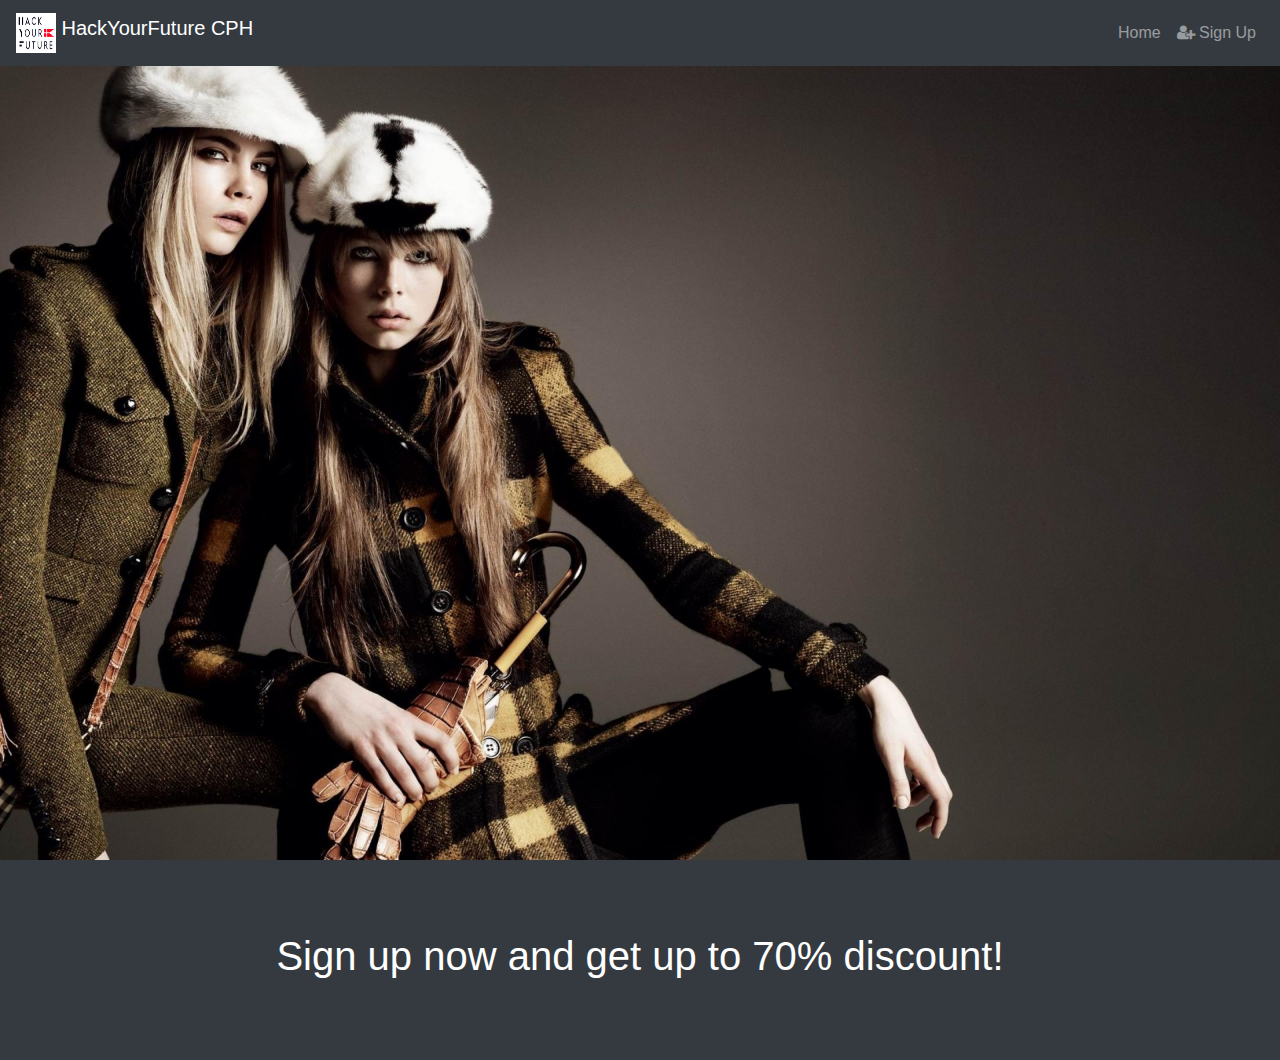
<file: index.html>
<!DOCTYPE html>
<html lang="en">
  <head>
    <!-- Required meta tags -->
    <meta charset="utf-8">
    <meta name="viewport" content="width=device-width, initial-scale=1, shrink-to-fit=no">

    <!-- Bootstrap CSS -->
    <link rel="stylesheet" href="https://maxcdn.bootstrapcdn.com/bootstrap/4.0.0/css/bootstrap.min.css" integrity="sha384-Gn5384xqQ1aoWXA+058RXPxPg6fy4IWvTNh0E263XmFcJlSAwiGgFAW/dAiS6JXm" crossorigin="anonymous">
    <link rel="stylesheet" href="https://cdnjs.cloudflare.com/ajax/libs/font-awesome/4.7.0/css/font-awesome.min.css">
    <link rel="stylesheet" href="css/style.css">
    <title>Homework Week 3</title>
  </head>

<body>
<header>
  <nav class="navbar navbar-expand-sm bg-dark navbar-dark fixed-top">
    <a class="navbar-brand" href="index.html"><img src="img/hackyourfuture.png" width="40" height="40" class="d-inline-block align-top" alt="hack your future logo"> HackYourFuture CPH</a>
    <button class="navbar-toggler" type="button" data-toggle="collapse" data-target="#navbarSupportedContent" aria-controls="navbarSupportedContent" aria-expanded="false" aria-label="Toggle navigation">
     <span class="navbar-toggler-icon"></span>
  </button>
  <div class="collapse navbar-collapse justify-content-end" id="navbarSupportedContent">
    <ul class="navbar-nav justify-content-end">
      <li class="nav-item">
        <a class="nav-link" href="index.html">Home</a>
      </li>
      <li class="nav-item">
        <a class="nav-link" href="step1.html"><i class="fa fa-user-plus"></i> Sign Up</a>
      </li>
    </ul>
  </div>
</nav>
</header>

<div class="container-fluid p-0">
  <img class="img-fluid" src="img/banner.jpg" alt="picture of two girl models">
</div>

<footer class="jumbotron jumbotron-fluid text-center bg-dark sticky-bottom text-white mb-0">
  <a href="step1.html" class="nav-link"><h1>Sign up now and get up to 70% discount!</h1></a>
</footer>

  <!-- Optional JavaScript -->
  <!-- jQuery first, then Popper.js, then Bootstrap JS -->
  <script src="https://code.jquery.com/jquery-3.2.1.slim.min.js" integrity="sha384-KJ3o2DKtIkvYIK3UENzmM7KCkRr/rE9/Qpg6aAZGJwFDMVNA/GpGFF93hXpG5KkN" crossorigin="anonymous"></script>
  <script src="https://cdnjs.cloudflare.com/ajax/libs/popper.js/1.12.9/umd/popper.min.js" integrity="sha384-ApNbgh9B+Y1QKtv3Rn7W3mgPxhU9K/ScQsAP7hUibX39j7fakFPskvXusvfa0b4Q" crossorigin="anonymous"></script>
  <script src="https://maxcdn.bootstrapcdn.com/bootstrap/4.0.0/js/bootstrap.min.js" integrity="sha384-JZR6Spejh4U02d8jOt6vLEHfe/JQGiRRSQQxSfFWpi1MquVdAyjUar5+76PVCmYl" crossorigin="anonymous"></script>


</body>
</html>
</file>
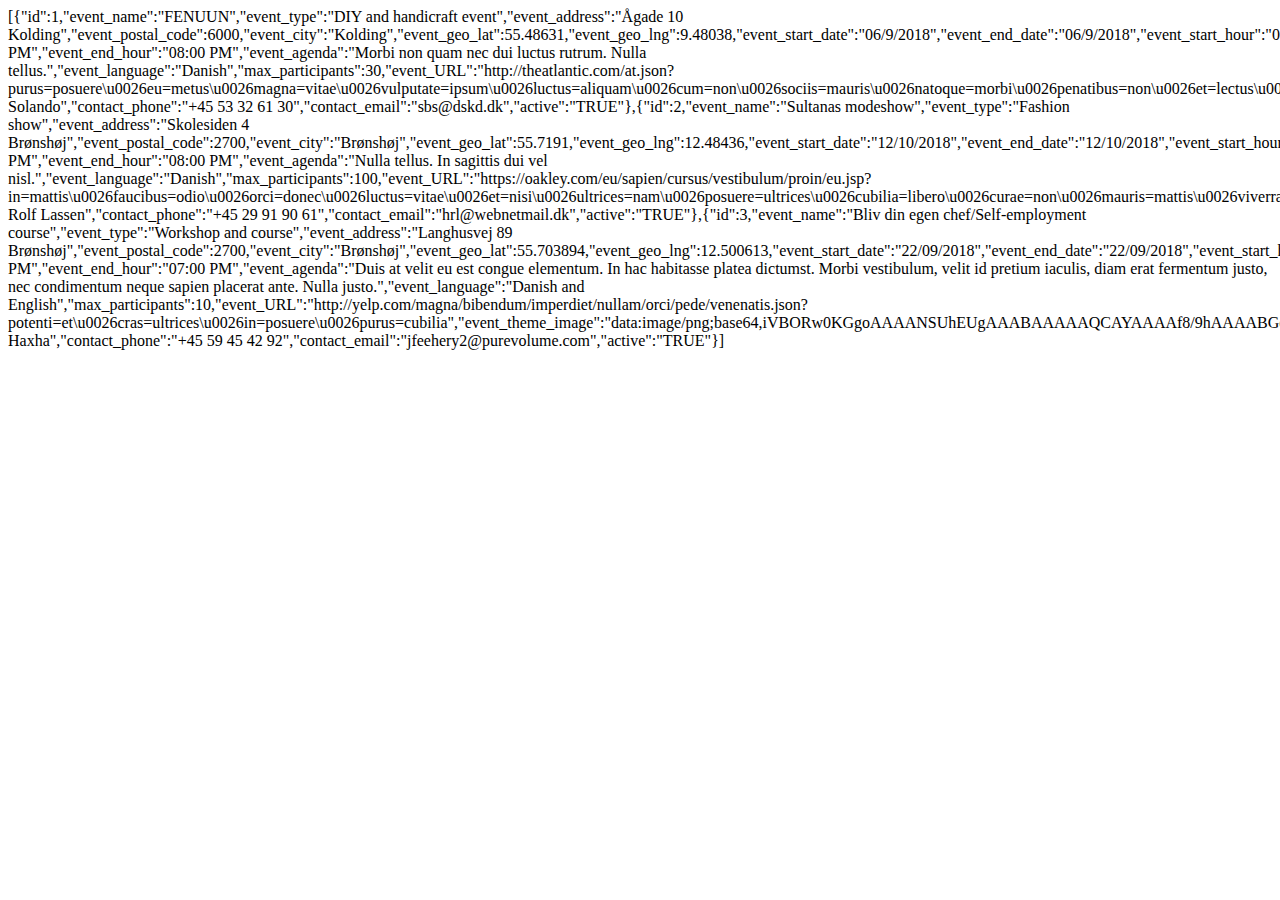
<file: events.html>
<!DOCTYPE html>
<html lang="en">

<head>
  <meta charset="UTF-8">
  <meta name="viewport" content="width=device-width, initial-scale=1.0">
  <meta http-equiv="X-UA-Compatible" content="ie=edge">
  <title>Document</title>
</head>

<body>
  [{"id":1,"event_name":"FENUUN","event_type":"DIY and handicraft event","event_address":"Ågade 10
  Kolding","event_postal_code":6000,"event_city":"Kolding","event_geo_lat":55.48631,"event_geo_lng":9.48038,"event_start_date":"06/9/2018","event_end_date":"06/9/2018","event_start_hour":"05:00
  PM","event_end_hour":"08:00 PM","event_agenda":"Morbi non quam nec dui luctus rutrum. Nulla
  tellus.","event_language":"Danish","max_participants":30,"event_URL":"http://theatlantic.com/at.json?purus=posuere\u0026eu=metus\u0026magna=vitae\u0026vulputate=ipsum\u0026luctus=aliquam\u0026cum=non\u0026sociis=mauris\u0026natoque=morbi\u0026penatibus=non\u0026et=lectus\u0026magnis=aliquam\u0026dis=sit\u0026parturient=amet\u0026montes=diam\u0026nascetur=in\u0026ridiculus=magna\u0026mus=bibendum\u0026vivamus=imperdiet\u0026vestibulum=nullam\u0026sagittis=orci\u0026sapien=pede\u0026cum=venenatis\u0026sociis=non\u0026natoque=sodales\u0026penatibus=sed\u0026et=tincidunt\u0026magnis=eu\u0026dis=felis\u0026parturient=fusce\u0026montes=posuere\u0026nascetur=felis\u0026ridiculus=sed\u0026mus=lacus\u0026etiam=morbi\u0026vel=sem\u0026augue=mauris\u0026vestibulum=laoreet\u0026rutrum=ut\u0026rutrum=rhoncus\u0026neque=aliquet\u0026aenean=pulvinar\u0026auctor=sed\u0026gravida=nisl\u0026sem=nunc\u0026praesent=rhoncus\u0026id=dui\u0026massa=vel\u0026id=sem\u0026nisl=sed\u0026venenatis=sagittis\u0026lacinia=nam\u0026aenean=congue\u0026sit=risus\u0026amet=semper\u0026justo=porta\u0026morbi=volutpat\u0026ut=quam\u0026odio=pede\u0026cras=lobortis\u0026mi=ligula\u0026pede=sit\u0026malesuada=amet\u0026in=eleifend\u0026imperdiet=pede\u0026et=libero","event_theme_image":"[data-uri]","contact_person":"Solveig
  Solando","contact_phone":"+45 53 32 61
  30","contact_email":"sbs@dskd.dk","active":"TRUE"},{"id":2,"event_name":"Sultanas modeshow","event_type":"Fashion
  show","event_address":"Skolesiden 4
  Brønshøj","event_postal_code":2700,"event_city":"Brønshøj","event_geo_lat":55.7191,"event_geo_lng":12.48436,"event_start_date":"12/10/2018","event_end_date":"12/10/2018","event_start_hour":"04:30
  PM","event_end_hour":"08:00 PM","event_agenda":"Nulla tellus. In sagittis dui vel
  nisl.","event_language":"Danish","max_participants":100,"event_URL":"https://oakley.com/eu/sapien/cursus/vestibulum/proin/eu.jsp?in=mattis\u0026faucibus=odio\u0026orci=donec\u0026luctus=vitae\u0026et=nisi\u0026ultrices=nam\u0026posuere=ultrices\u0026cubilia=libero\u0026curae=non\u0026mauris=mattis\u0026viverra=pulvinar\u0026diam=nulla\u0026vitae=pede\u0026quam=ullamcorper\u0026suspendisse=augue\u0026potenti=a\u0026nullam=suscipit\u0026porttitor=nulla\u0026lacus=elit\u0026at=ac\u0026turpis=nulla\u0026donec=sed\u0026posuere=vel\u0026metus=enim\u0026vitae=sit\u0026ipsum=amet\u0026aliquam=nunc\u0026non=viverra\u0026mauris=dapibus\u0026morbi=nulla\u0026non=suscipit\u0026lectus=ligula\u0026aliquam=in\u0026sit=lacus\u0026amet=curabitur\u0026diam=at\u0026in=ipsum\u0026magna=ac\u0026bibendum=tellus\u0026imperdiet=semper\u0026nullam=interdum\u0026orci=mauris\u0026pede=ullamcorper\u0026venenatis=purus\u0026non=sit\u0026sodales=amet\u0026sed=nulla\u0026tincidunt=quisque\u0026eu=arcu\u0026felis=libero\u0026fusce=rutrum\u0026posuere=ac\u0026felis=lobortis\u0026sed=vel\u0026lacus=dapibus\u0026morbi=at\u0026sem=diam\u0026mauris=nam\u0026laoreet=tristique\u0026ut=tortor","event_theme_image":"[data-uri]","contact_person":"Henriette
  Rolf Lassen","contact_phone":"+45 29 91 90
  61","contact_email":"hrl@webnetmail.dk","active":"TRUE"},{"id":3,"event_name":"Bliv din egen chef/Self-employment
  course","event_type":"Workshop and course","event_address":"Langhusvej 89
  Brønshøj","event_postal_code":2700,"event_city":"Brønshøj","event_geo_lat":55.703894,"event_geo_lng":12.500613,"event_start_date":"22/09/2018","event_end_date":"22/09/2018","event_start_hour":"04:00
  PM","event_end_hour":"07:00 PM","event_agenda":"Duis at velit eu est congue elementum. In hac habitasse platea
  dictumst. Morbi vestibulum, velit id pretium iaculis, diam erat fermentum justo, nec condimentum neque sapien
  placerat ante. Nulla justo.","event_language":"Danish and
  English","max_participants":10,"event_URL":"http://yelp.com/magna/bibendum/imperdiet/nullam/orci/pede/venenatis.json?potenti=et\u0026cras=ultrices\u0026in=posuere\u0026purus=cubilia","event_theme_image":"[data-uri]","contact_person":"Egzona
  Haxha","contact_phone":"+45 59 45 42 92","contact_email":"jfeehery2@purevolume.com","active":"TRUE"}]
</body>

</html>
</file>
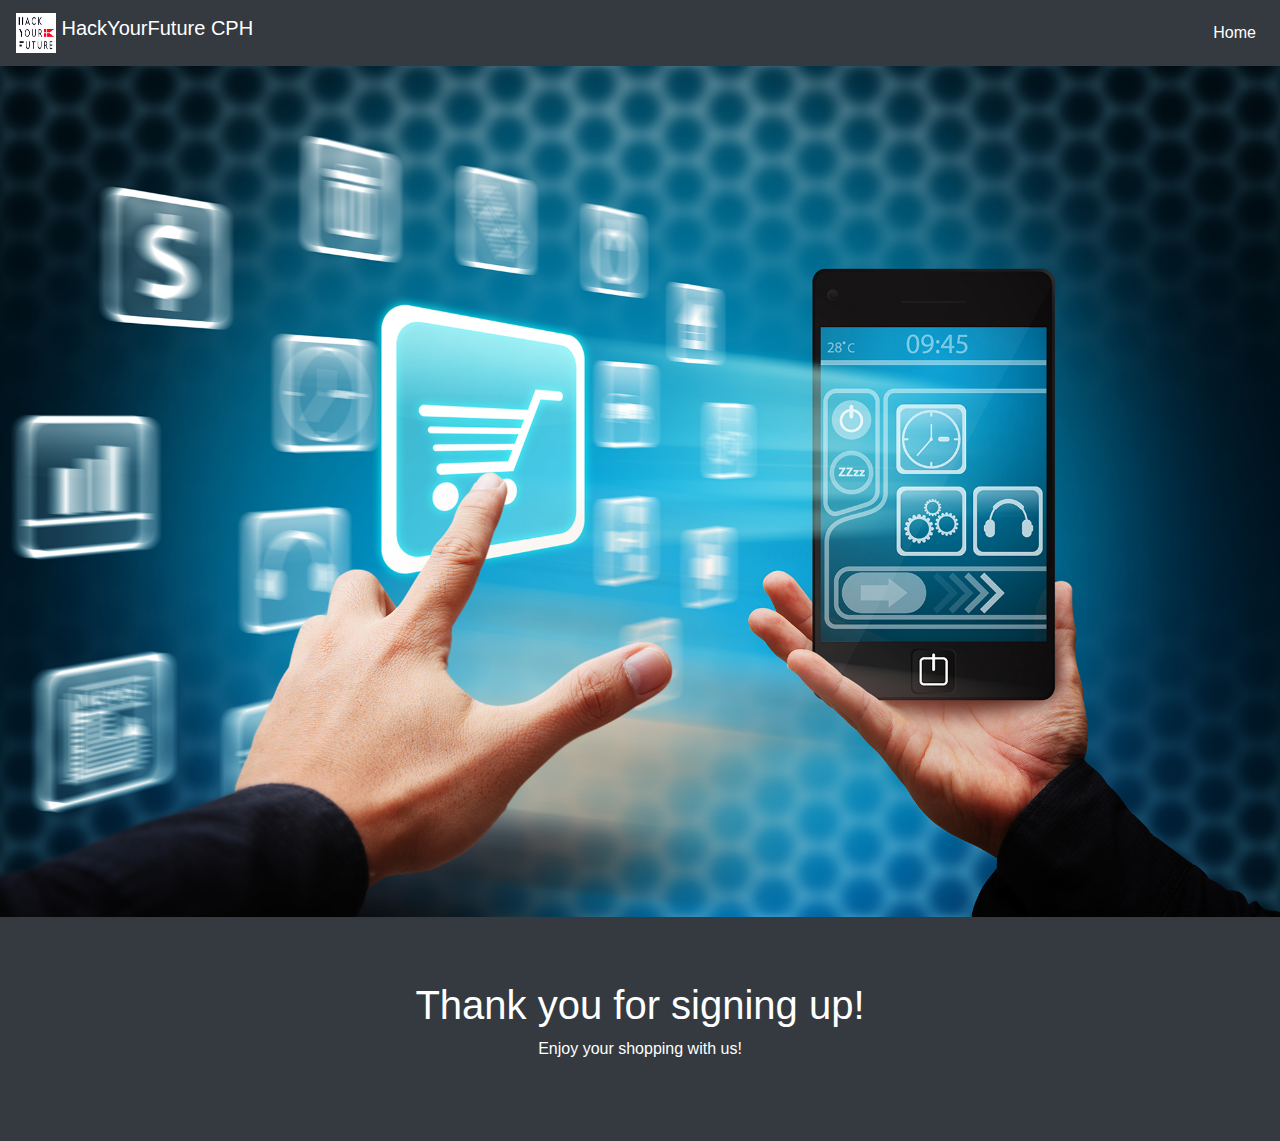
<file: last.html>
<!DOCTYPE html>
<html lang="en">
  <head>
    <!-- Required meta tags -->
    <meta charset="utf-8">
    <meta name="viewport" content="width=device-width, initial-scale=1, shrink-to-fit=no">

    <!-- Bootstrap CSS -->
    <link rel="stylesheet" href="https://maxcdn.bootstrapcdn.com/bootstrap/4.0.0/css/bootstrap.min.css" integrity="sha384-Gn5384xqQ1aoWXA+058RXPxPg6fy4IWvTNh0E263XmFcJlSAwiGgFAW/dAiS6JXm" crossorigin="anonymous">
    <link rel="stylesheet" href="https://cdnjs.cloudflare.com/ajax/libs/font-awesome/4.7.0/css/font-awesome.min.css">
    <link rel="stylesheet" href="css/style.css">
    <title>Homework Week 3</title>
  </head>

<body>

<!--  Header / Navigation section -->
<header>
  <nav class="navbar navbar-expand-sm bg-dark navbar-dark fixed-top">
    <a class="navbar-brand" href="index.html"><img src="img/hackyourfuture.png" width="40" height="40" class="d-inline-block align-top" alt="hack your future logo"> HackYourFuture CPH</a>
    <button class="navbar-toggler" type="button" data-toggle="collapse" data-target="#navbarSupportedContent" aria-controls="navbarSupportedContent" aria-expanded="false" aria-label="Toggle navigation">
     <span class="navbar-toggler-icon"></span>
    </button>
    <div class="collapse navbar-collapse justify-content-end" id="navbarSupportedContent">
      <ul class="navbar-nav justify-content-end">
        <li class="nav-item">
          <a class="nav-link active" href="index.html">Home</a>
        </li>
      </ul>
    </div>
  </nav>
</header>

<!--  Main image  -->

<img class="img-fluid pt-1" src="img/onlineshopping.jpg" alt="picture of two girl models">
<!-- 
<div>
  <img src="img/onlineshopping.jpg" alt="" class="img-fluid">
</div>
-->

<!--  Footer Section  -->
<footer class="jumbotron jumbotron-fluid text-center bg-dark sticky-bottom text-white mb-0">
  <h1>Thank you for signing up!</h1>
  <p>Enjoy your shopping with us!</p>
</footer>

  <!-- Optional JavaScript -->
  <!-- jQuery first, then Popper.js, then Bootstrap JS -->
  <script src="https://code.jquery.com/jquery-3.2.1.slim.min.js" integrity="sha384-KJ3o2DKtIkvYIK3UENzmM7KCkRr/rE9/Qpg6aAZGJwFDMVNA/GpGFF93hXpG5KkN" crossorigin="anonymous"></script>
  <script src="https://cdnjs.cloudflare.com/ajax/libs/popper.js/1.12.9/umd/popper.min.js" integrity="sha384-ApNbgh9B+Y1QKtv3Rn7W3mgPxhU9K/ScQsAP7hUibX39j7fakFPskvXusvfa0b4Q" crossorigin="anonymous"></script>
  <script src="https://maxcdn.bootstrapcdn.com/bootstrap/4.0.0/js/bootstrap.min.js" integrity="sha384-JZR6Spejh4U02d8jOt6vLEHfe/JQGiRRSQQxSfFWpi1MquVdAyjUar5+76PVCmYl" crossorigin="anonymous"></script>

</body>
</html>
</file>
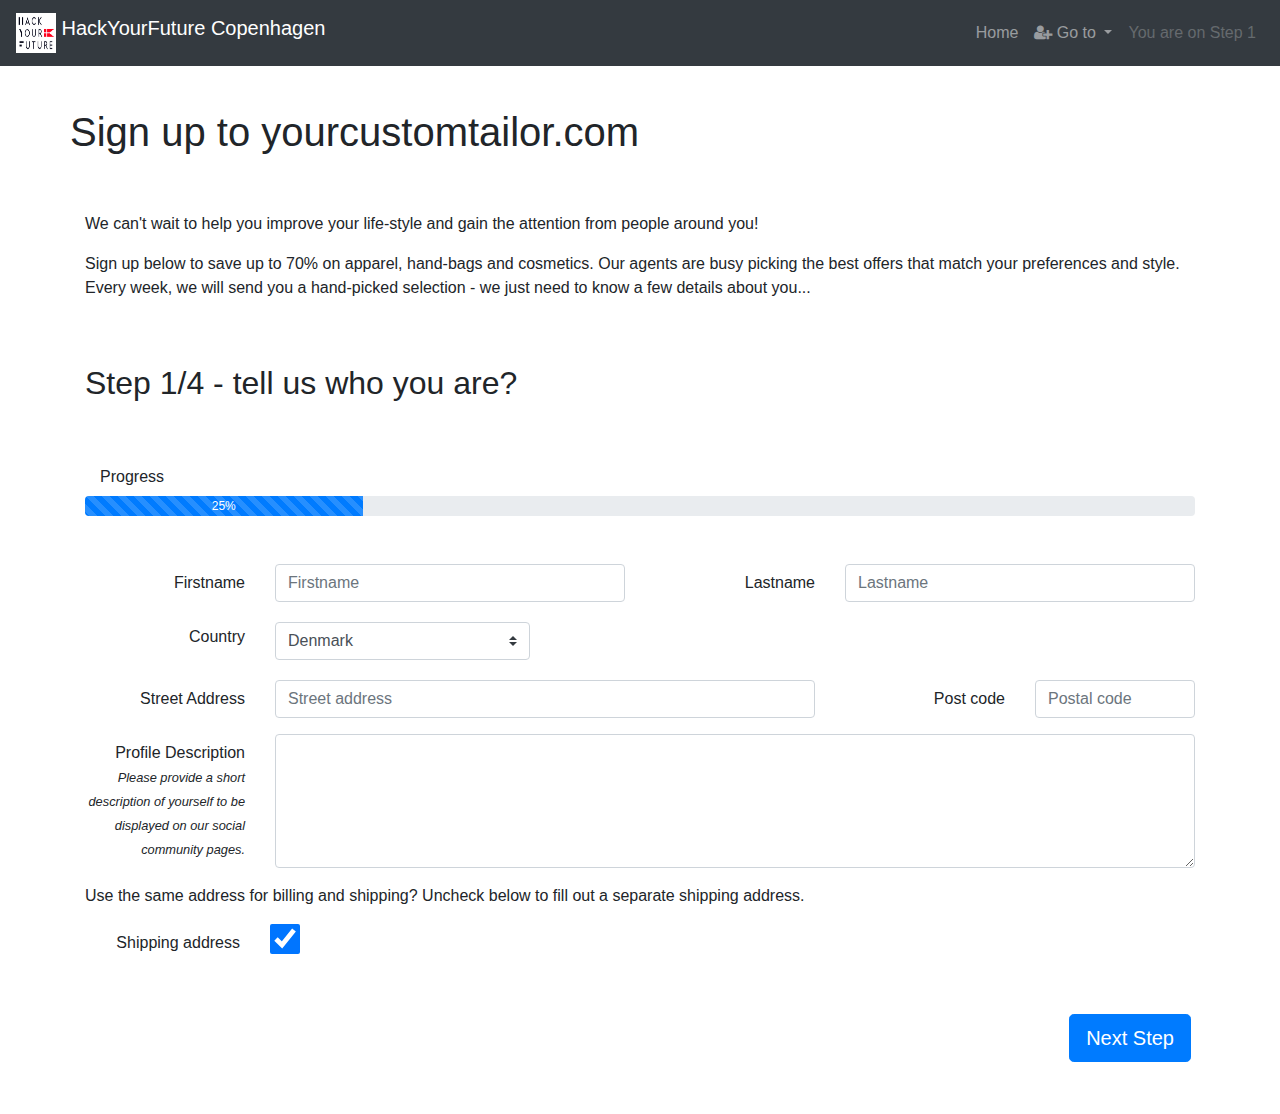
<file: step1.html>
<!DOCTYPE html>
<html lang="en">
  <head>
    <!-- Required meta tags -->
    <meta charset="utf-8">
    <meta name="viewport" content="width=device-width, initial-scale=1, shrink-to-fit=no">

    <!-- Bootstrap CSS -->
    <link rel="stylesheet" href="https://maxcdn.bootstrapcdn.com/bootstrap/4.0.0/css/bootstrap.min.css" integrity="sha384-Gn5384xqQ1aoWXA+058RXPxPg6fy4IWvTNh0E263XmFcJlSAwiGgFAW/dAiS6JXm" crossorigin="anonymous">
    <link rel="stylesheet" href="https://cdnjs.cloudflare.com/ajax/libs/font-awesome/4.7.0/css/font-awesome.min.css">
    <link rel="stylesheet" href="css/style.css">
    <title>Homework Week 3 </title>
  </head>


<body onload="move(1,25)">
  
  <!--   Navigation buttons and the logo  -->
  <nav class="navbar navbar-expand-md bg-dark navbar-dark fixed-top">
    <a class="navbar-brand" href="index.html"><img src="img/hackyourfuture.png" width="40" height="40" class="d-inline-block align-top" alt="hack your future logo"> HackYourFuture Copenhagen</a>
    <button class="navbar-toggler" type="button" data-toggle="collapse" data-target="#navbarSupportedContent" aria-controls="navbarSupportedContent" aria-expanded="false" aria-label="Toggle navigation">
      <span class="navbar-toggler-icon"></span>
    </button>
    <div class="collapse navbar-collapse justify-content-end" id="navbarSupportedContent">
      <ul class="navbar-nav justify-content-end">
        <li class="nav-item">
          <a class="nav-link" href="index.html">Home</a>
        </li>
        <li class="nav-item dropdown">
          <a class="nav-link dropdown-toggle" href="#" id="navbarDropdown" role="button" data-toggle="dropdown" aria-haspopup="true" aria-expanded="false">
            <i class="fa fa-user-plus"></i> Go to 
          </a>
          <div class="dropdown-menu dropdown-menu-right" aria-labelledby="navbarDropdown">
            <a class="dropdown-item active" href="step1.html">Step 1</a>
            <a class="dropdown-item" href="step2.html">Step 2</a>
            <a class="dropdown-item" href="step3.html">Step 3</a>
            <a class="dropdown-item" href="step4.html">Step 4</a>
          </div>
        </li>
        <li class="nav-item">
          <a class="nav-link disabled" href="#"> You are on Step 1</a>
        </li>
      </ul>
    </div>
  </nav>
  
  <!--  Main Container  -->
  <main class="container">

    <!--  Header section  -->
    <header class="row">
      <h1 class="pt-5 pb-5">Sign up to yourcustomtailor.com</h1>
    </header>
    
      <section class="row">
        <div class="col-sm-12">
          <p>
            We can't wait to help you improve your life-style and gain the attention from people around you!
          </p>
          <p>
            Sign up below to save up to 70% on apparel, hand-bags and cosmetics. Our agents are busy picking the best offers that match your preferences and style. Every week, we will send you a hand-picked selection - we just need to know a few details about you...
          </p>

          <h2 class="pt-5 pb-5">Step 1/4 - tell us who you are?</h2>
                
          <!--  Progress bar section  -->
          <div class="row pb-5">
            <div class="col">
              <label class="col-sm-2 col-form-label text-left">Progress</label>
              <div class="progress" style="height: 20px;">
                <div class="progress-bar progress-bar-striped progress-bar-animated" id="ProgressBar" role="progressbar" aria-valuenow="25" aria-valuemin="0" aria-valuemax="100">25%</div>
              </div>
            </div>
          </div>
        
          
          <!--  start of form1 / step 1 form -->
          <form id="form1" action="step2.html">
            <div class="form-group row">
              <label for="firstname" class="col-sm-2 col-form-label text-right">Firstname</label>
              <div class="col-sm-4">
                <input type="text" class="form-control" id="firstname" placeholder="Firstname" required>
              </div>
              <label for="lastname" class="col-sm-2 col-form-label text-right">Lastname</label>
              <div class="col-sm-4">
                <input type="text" class="form-control" id="lastname" placeholder="Lastname" required>
              </div>
            </div>
        
            <div class="form-group row">
             <label for="country" class="col-sm-2 col-form-label text-right">Country</label>
             <div class="col-sm-3">
                <select class="custom-select my-1 mr-sm-2" id="country">
                 <option value="dk" selected>Denmark</option>
                  <option value="de">Germany</option>
                  <option value="no">Norway</option>
                  <option value="se">Sweden</option>
               </select>
              </div>
            </div>
        
            <div class="form-group row">
              <label for="address1" class="col-sm-2 col-form-label text-right">Street Address</label>
              <div class="col-sm-6">
                <input type="text" class="form-control" id="address1" placeholder="Street address" required>
              </div>
              <label for="postalcode1" class="col-sm-2 col-form-label text-right">Post code</label>
              <div class="col-3 col-sm-2">
                <input type="text" class="form-control" id="postalcode1" placeholder="Postal code" pattern="[0-9]{4}" required>
              </div>
            </div>
        
            <div class="form-group row">
              <label for="profiledesc" class="col-sm-2 col-form-label text-right">
                Profile Description<br>
                <small><i>Please provide a short description of yourself to be displayed on our social community pages.</i></small>
              </label>                
              <div class="col-sm-10">
                <textarea class="form-control" rows="5" id="profiledesc" maxlength="500"></textarea>
              </div>
            </div>  
            <p>
              Use the same address for billing and shipping? Uncheck below to fill out a separate shipping address.
            </p>
            <div class="input-group row">
              <label for="myCheck" class="col-sm-2 col-form-label text-right">Shipping address</label>
              <div class="col-sm-4">
                <div class="checkbox">
                  <input type="checkbox" class="checkmark" id="myCheck" onclick="myFunction()" value="" checked>
                </div>
              </div>
            </div>
            
            <!--  The hidden fields for the alternate shipping address  -->
            <fieldset class="form-group" id="alternateshippingadd" style="display:none">   
              <h5>Alternate Shipping Address:</h5>
              <div class="form-group row">
                <label for="altfirstname" class="col-sm-2 col-form-label text-right">Firstname</label>
                <div class="col-sm-4">
                  <input type="text" class="form-control" id="altfirstname" placeholder="Firstname">
                </div>
                <label for="altlastname" class="col-sm-2 col-form-label text-right">Lastname</label>
                <div class="col-sm-4">
                  <input type="text" class="form-control" id="altlastname" placeholder="Lastname">
                </div>
              </div>
                      
              <div class="form-group row">
                <label for="altcountry" class="col-sm-2 col-form-label text-right">Country</label>
                <div class="col-sm-3">
                  <select class="custom-select my-1 mr-sm-2" id="altcountry">
                    <option value="dk" selected>Denmark</option>
                    <option value="de">Germany</option>
                    <option value="no">Norway</option>
                    <option value="se">Sweden</option>
                  </select>
                </div>
              </div>
            
              <div class="form-group row">
                <label for="address2" class="col-sm-2 col-form-label text-right">Street Address</label>
                <div class="col-sm-6">
                  <input type="text" class="form-control" id="address2" placeholder="Street address">
                </div>
                <label for="postalcode2" class="col-sm-2 col-form-label text-right">Post code</label>
                <div class="col-3 col-sm-2">
                  <input type="text" class="form-control" id="postalcode2" placeholder="Postal code" pattern="[0-9]{4}">
                </div>
              </div>         
            </fieldset>

            <!--  submit button -->
            <div class="d-flex justify-content-end pt-5 pb-5">
                <button type="submit" class="btn btn-primary btn-lg m-1">Next Step</button>     
          </div>

          </form>
        </div>  
      </section>      
        
    </main>

  <!-- Optional JavaScript -->
  <!-- jQuery first, then Popper.js, then Bootstrap JS -->
  <script src="https://code.jquery.com/jquery-3.2.1.slim.min.js" integrity="sha384-KJ3o2DKtIkvYIK3UENzmM7KCkRr/rE9/Qpg6aAZGJwFDMVNA/GpGFF93hXpG5KkN" crossorigin="anonymous"></script>
  <script src="https://cdnjs.cloudflare.com/ajax/libs/popper.js/1.12.9/umd/popper.min.js" integrity="sha384-ApNbgh9B+Y1QKtv3Rn7W3mgPxhU9K/ScQsAP7hUibX39j7fakFPskvXusvfa0b4Q" crossorigin="anonymous"></script>
  <script src="https://maxcdn.bootstrapcdn.com/bootstrap/4.0.0/js/bootstrap.min.js" integrity="sha384-JZR6Spejh4U02d8jOt6vLEHfe/JQGiRRSQQxSfFWpi1MquVdAyjUar5+76PVCmYl" crossorigin="anonymous"></script>
  <script src="js/main.js"></script>
  

</body>
</html>
</file>
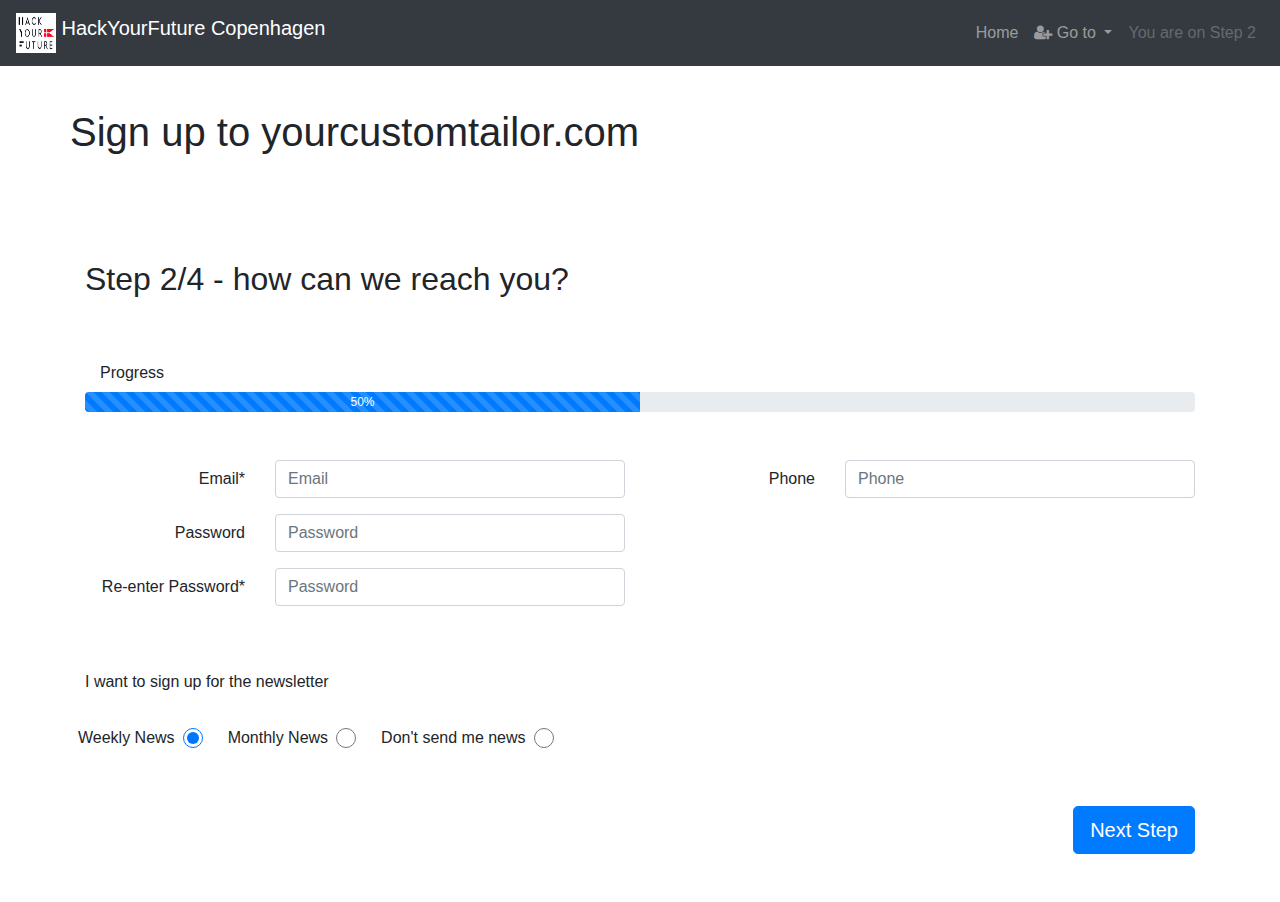
<file: step2.html>
<!DOCTYPE html>
<html lang="en">
  <head>
    <!-- Required meta tags -->
    <meta charset="utf-8">
    <meta name="viewport" content="width=device-width, initial-scale=1, shrink-to-fit=no">

    <!-- Bootstrap CSS -->
    <link rel="stylesheet" href="https://maxcdn.bootstrapcdn.com/bootstrap/4.0.0/css/bootstrap.min.css" integrity="sha384-Gn5384xqQ1aoWXA+058RXPxPg6fy4IWvTNh0E263XmFcJlSAwiGgFAW/dAiS6JXm" crossorigin="anonymous">
    <link rel="stylesheet" href="https://cdnjs.cloudflare.com/ajax/libs/font-awesome/4.7.0/css/font-awesome.min.css">
    <link rel="stylesheet" href="css/style.css">
    <title>Homework Week 3 </title>
  </head>


<body onload="move(25,50)">
  
  <!--   Navigation buttons and the logo  -->
  <nav class="navbar navbar-expand-sm bg-dark navbar-dark fixed-top">
    <a class="navbar-brand" href="index.html"><img src="img/hackyourfuture.png" width="40" height="40" class="d-inline-block align-top" alt="hack your future logo"> HackYourFuture Copenhagen</a>
    <button class="navbar-toggler" type="button" data-toggle="collapse" data-target="#navbarSupportedContent" aria-controls="navbarSupportedContent" aria-expanded="false" aria-label="Toggle navigation">
      <span class="navbar-toggler-icon"></span>
    </button>
    <div class="collapse navbar-collapse justify-content-end" id="navbarSupportedContent">
      <ul class="navbar-nav justify-content-end">
        <li class="nav-item">
          <a class="nav-link" href="index.html">Home</a>
        </li>
        <li class="nav-item dropdown">
          <a class="nav-link dropdown-toggle" href="#" id="navbarDropdown" role="button" data-toggle="dropdown" aria-haspopup="true" aria-expanded="false">
            <i class="fa fa-user-plus"></i> Go to 
          </a>
          <div class="dropdown-menu dropdown-menu-right" aria-labelledby="navbarDropdown">
            <a class="dropdown-item" href="step1.html">Step 1</a>
            <a class="dropdown-item active" href="step2.html">Step 2</a>
            <a class="dropdown-item" href="step3.html">Step 3</a>
            <a class="dropdown-item" href="step4.html">Step 4</a>
          </div>
        </li>
        <li class="nav-item">
          <a class="nav-link disabled" href="#"> You are on Step 2</a>
        </li>
      </ul>
    </div>
  </nav>
  
  <!--  Main Container  -->
  <main class="container">

    <!--  Header section  -->
    <header class="row">
      <h1 class="pt-5 pb-5">Sign up to yourcustomtailor.com</h1>
    </header>
    

    <section class="row">
      <div class="col-sm-12">
    
        <h2 class="pt-5 pb-5">Step 2/4 - how can we reach you?</h2>
              
        <!--  Progress bar section  -->
        <div class="row pb-5">
          <div class="col">
            <label class="col-sm-2 col-form-label text-left">Progress</label>
            <div class="progress" style="height: 20px;">
              <div class="progress-bar progress-bar-striped progress-bar-animated" id="ProgressBar" role="progressbar" aria-valuenow="50" aria-valuemin="0" aria-valuemax="100">50%</div>
            </div>
          </div>
        </div>
      
        <!--  step 2 form   -->  
        <form id="form2" action="step3.html">

          <div class="form-group row">
            <label for="email" class="col-sm-2 col-form-label text-right">Email*</label>
            <div class="col-sm-4">
              <input type="email" class="form-control" id="email" placeholder="Email" required>
            </div>
            <label for="phone" class="col-sm-2 col-form-label text-right">Phone</label>
            <div class="col-sm-4">
              <input type="tel" class="form-control" id="phone" placeholder="Phone" required>
            </div>
          </div>
      
          <div class="form-group row">
            <label for="password1" class="col-sm-2 col-form-label text-right">Password</label>
            <div class="col-sm-4">
              <input type="password" class="form-control" id="password1" placeholder="Password" required>
            </div>
          </div>
      
          <div class="form-group row">
              <label for="password2" class="col-sm-2 col-form-label text-right">Re-enter Password*</label>
              <div class="col-sm-4">
                  <input type="password" class="form-control" id="password2" placeholder="Password" required>
                </div>
          </div>
      
          <p class="pt-5">I want to sign up for the newsletter</p>

          <!--  inline Weekly newsfeed radio buttons  -->
          <div class="form-check form-check-inline row col-8 col-sm-8 pt-2">
            <div class="form-check form-check-inline">
              <label class="form-check-label p-2" for="inlineRadio1">Weekly News </label>
              <input class="form-check-input active radiomark" type="radio" name="inlineRadioOptions" id="inlineRadio1" value="weeklynews" checked>
            </div>  
            
            <div class="form-check form-check-inline">
              <label class="form-check-label p-2" for="inlineRadio2">Monthly News</label>
              <input class="form-check-input radiomark" type="radio" name="inlineRadioOptions" id="inlineRadio2" value="monthlynews">
              
            </div>
            <div class="form-check form-check-inline">
              <label class="form-check-label p-2" for="inlineRadio3">Don't send me news</label>
              <input class="form-check-input radiomark  " type="radio" name="inlineRadioOptions" id="inlineRadio3" value="nofeed">                  
            </div>
          </div>
          
          <div class="d-flex justify-content-end pt-5 pb-5">
                <button type="submit" class="btn btn-primary btn-lg">Next Step</button>            
          </div>

        </form>
      </div>  
    </section>      
        
  </main>

  <!-- Optional JavaScript -->
  <!-- jQuery first, then Popper.js, then Bootstrap JS -->
  <script src="https://code.jquery.com/jquery-3.2.1.slim.min.js" integrity="sha384-KJ3o2DKtIkvYIK3UENzmM7KCkRr/rE9/Qpg6aAZGJwFDMVNA/GpGFF93hXpG5KkN" crossorigin="anonymous"></script>
  <script src="https://cdnjs.cloudflare.com/ajax/libs/popper.js/1.12.9/umd/popper.min.js" integrity="sha384-ApNbgh9B+Y1QKtv3Rn7W3mgPxhU9K/ScQsAP7hUibX39j7fakFPskvXusvfa0b4Q" crossorigin="anonymous"></script>
  <script src="https://maxcdn.bootstrapcdn.com/bootstrap/4.0.0/js/bootstrap.min.js" integrity="sha384-JZR6Spejh4U02d8jOt6vLEHfe/JQGiRRSQQxSfFWpi1MquVdAyjUar5+76PVCmYl" crossorigin="anonymous"></script>

  <!-- Script for the progress bar  -->
  <script src="js/main.js"></script>

</body>
</html>
</file>
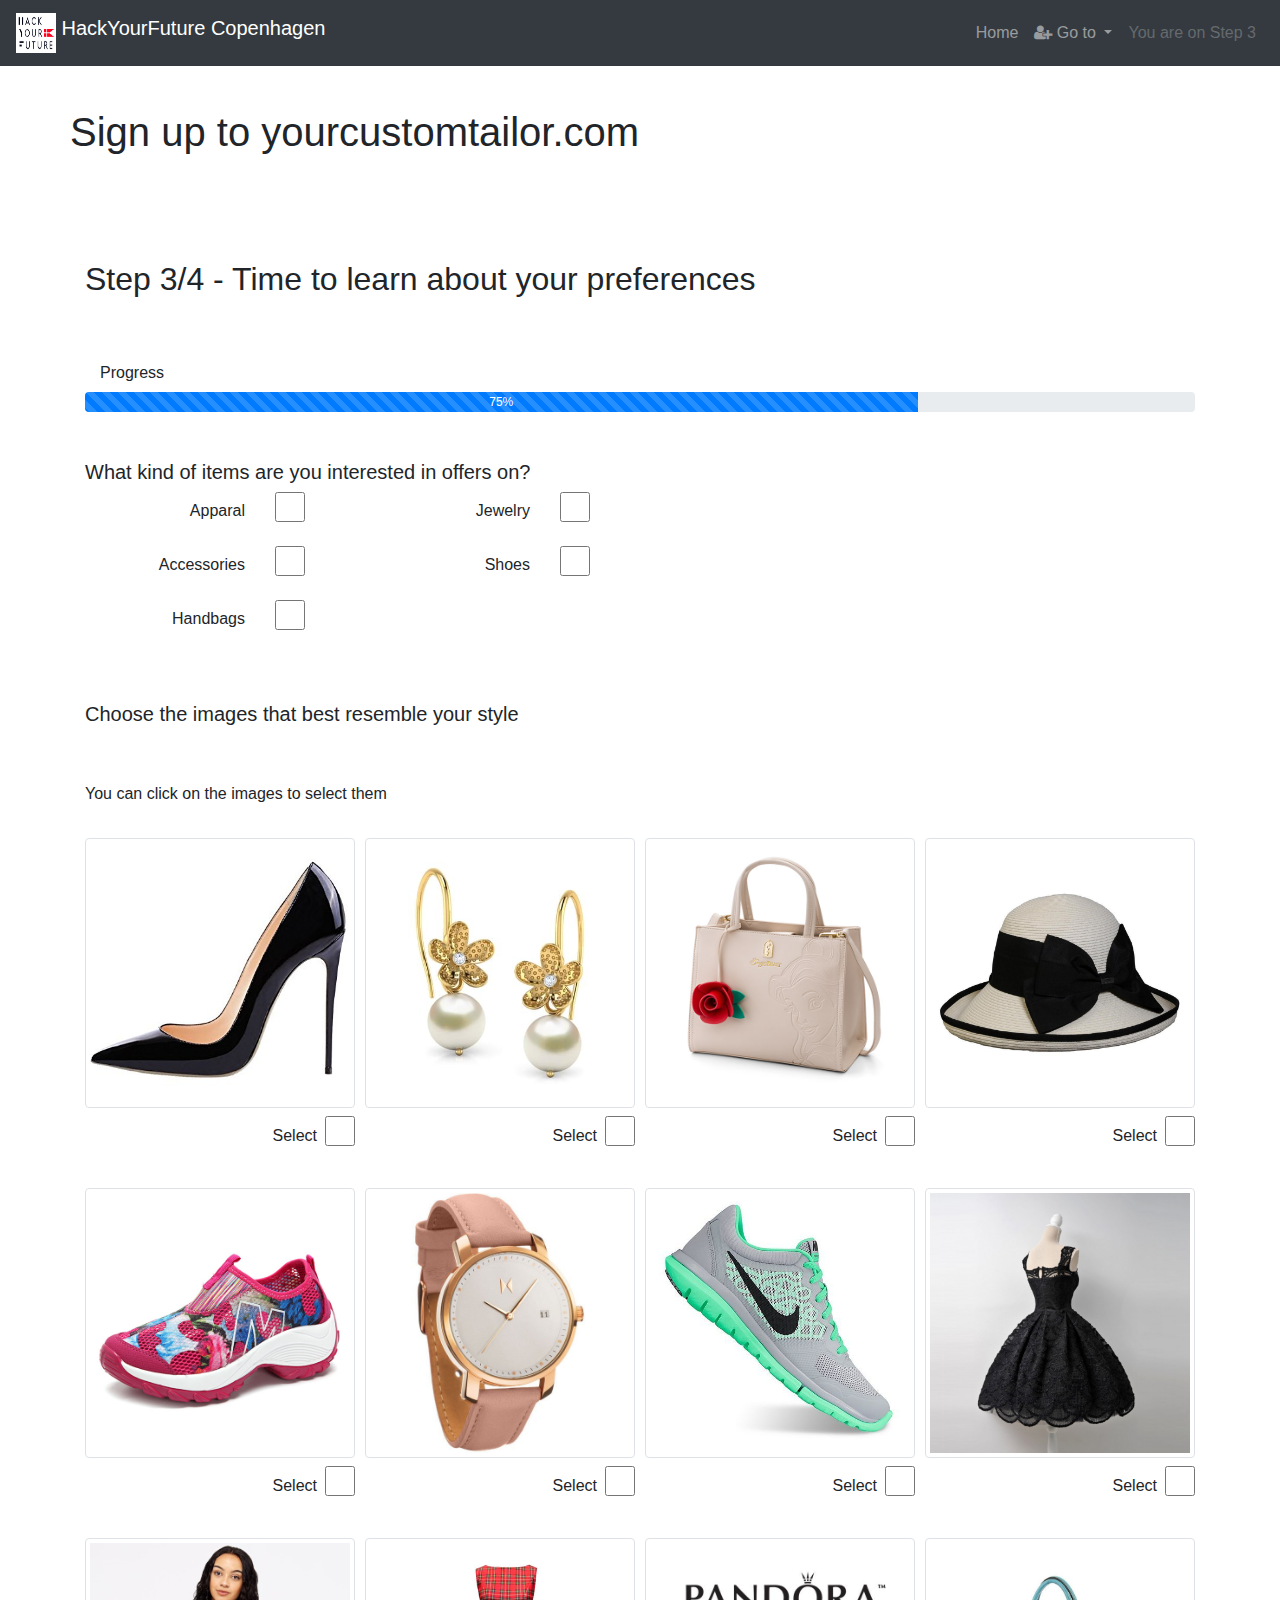
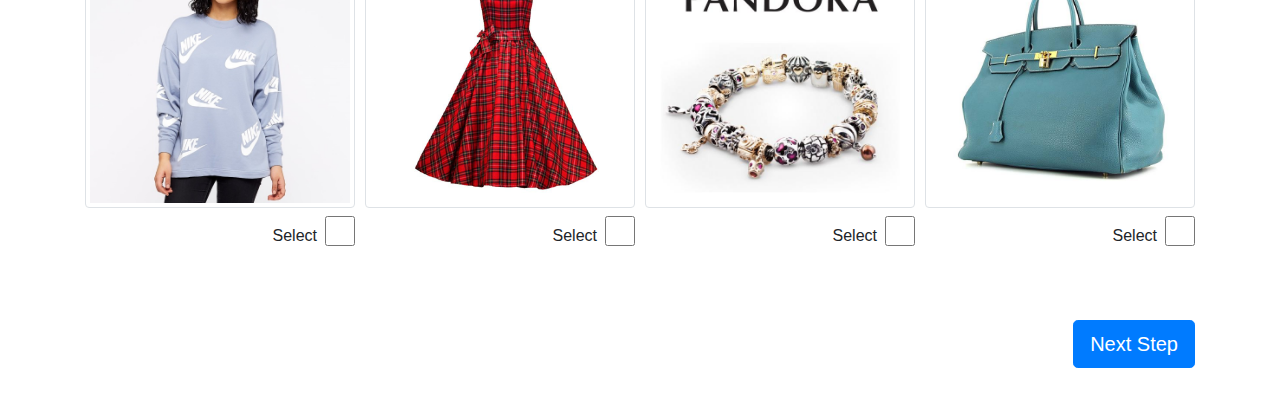
<file: step3.html>
<!DOCTYPE html>
<html lang="en">
  <head>
    <!-- Required meta tags -->
    <meta charset="utf-8">
    <meta name="viewport" content="width=device-width, initial-scale=1, shrink-to-fit=no">

    <!-- Bootstrap CSS -->
    <link rel="stylesheet" href="https://maxcdn.bootstrapcdn.com/bootstrap/4.0.0/css/bootstrap.min.css" integrity="sha384-Gn5384xqQ1aoWXA+058RXPxPg6fy4IWvTNh0E263XmFcJlSAwiGgFAW/dAiS6JXm" crossorigin="anonymous">
    <link rel="stylesheet" href="https://cdnjs.cloudflare.com/ajax/libs/font-awesome/4.7.0/css/font-awesome.min.css">
    <link rel="stylesheet" href="css/style.css">
    <title>Homework Week 3 </title>
  </head>


<body onload="move(50,75)">
  
  <!--   Navigation buttons and the logo  -->
  <nav class="navbar navbar-expand-sm bg-dark navbar-dark fixed-top">
    <a class="navbar-brand" href="index.html"><img src="img/hackyourfuture.png" width="40" height="40" class="d-inline-block align-top" alt="hack your future logo"> HackYourFuture Copenhagen</a>
    <button class="navbar-toggler" type="button" data-toggle="collapse" data-target="#navbarSupportedContent" aria-controls="navbarSupportedContent" aria-expanded="false" aria-label="Toggle navigation">
      <span class="navbar-toggler-icon"></span>
    </button>
  
    <div class="collapse navbar-collapse justify-content-end" id="navbarSupportedContent">
      <ul class="navbar-nav justify-content-end">
        <li class="nav-item">
          <a class="nav-link" href="index.html">Home</a>
        </li>
        <li class="nav-item dropdown">
          <a class="nav-link dropdown-toggle" href="#" id="navbarDropdown" role="button" data-toggle="dropdown" aria-haspopup="true" aria-expanded="false">
            <i class="fa fa-user-plus"></i> Go to 
          </a>
          <div class="dropdown-menu dropdown-menu-right" aria-labelledby="navbarDropdown">
            <a class="dropdown-item" href="step1.html">Step 1</a>
            <a class="dropdown-item" href="step2.html">Step 2</a>
            <a class="dropdown-item active" href="step3.html">Step 3</a>
            <a class="dropdown-item" href="step4.html">Step 4</a>
          </div>
        </li>
        <li class="nav-item">
          <a class="nav-link disabled" href="#"> You are on Step 3</a>
        </li>
      </ul>
    </div>
  </nav>
  
  <!--  Main Container  -->
  <main class="container">

    <!--  Header section  -->
    <header class="row">
      <h1 class="pt-5 pb-5">Sign up to yourcustomtailor.com</h1>
    </header>
    

    <section class="row">
      <div class="col-12">
    
        <h2 class="pt-5 pb-5">Step 3/4 - Time to learn about your preferences</h2>
              
        <!--  Progress bar section  -->
        <div class="row pb-5">
          <div class="col">
            <label class="col-sm-2 col-form-label text-left">Progress</label>
            <div class="progress" style="height: 20px;">
              <div class="progress-bar progress-bar-striped progress-bar-animated" id="ProgressBar" role="progressbar" aria-valuenow="75" aria-valuemin="0" aria-valuemax="100">75%</div>
            </div>
          </div>
        </div>
      
        <!--  step 3 form   -->  
        <form id="form3" action="step4.html">
            
          <section id="item-checkbox-selection">
            <h5>What kind of items are you interested in offers on?</h5>

            <!--  Checkbox Section  -->
            <div class="form-group row">
              <label for="apparal" class="col-3 col-sm-2 col-form-label text-right">Apparal</label>
              <div class="col-3 col-sm-1">
                  <div class="checkbox">
                      <input type="checkbox" class="checkmark" id="apparal" name="item1" value="apparal">
                  </div>
              </div>
              <label for="jewelry" class="col-3 col-sm-2 col-form-label text-right">Jewelry</label>
              <div class="col-3 col-sm-1">
                  <div class="checkbox">
                      <input type="checkbox" class="checkmark" id="jewelry" name="item2" value="jewelry" >
                  </div>
              </div>
            </div>
            <div class="form-group row">
              <label for="accessories" class="col-3 col-sm-2 col-form-label text-right">Accessories</label>
              <div class="col-3 col-sm-1">
                  <div class="checkbox">
                      <input type="checkbox" class="checkmark" id="accessories" name="item3" value="accessories" >
                  </div>
              </div>
              <label for="shoes" class="col-3 col-sm-2 col-form-label text-right">Shoes</label>
              <div class="col-3 col-sm-1">
                  <div class="checkbox">
                      <input type="checkbox" class="checkmark" id="shoes" name="item4" value="shoes" >
                  </div>
              </div>
            </div>
            <div class="form-group row">
              <label for="handbags" class="col-3 col-sm-2 col-form-label text-right">Handbags</label>
              <div class="col-3 col-sm-1">
                  <div class="checkbox">
                      <input type="checkbox" class="checkmark" id="handbags" name="item5" value="handbags" >
                  </div>
              </div>
            </div>
          </section>

          <!--  image thumbnail section  -->
          <section id="thumbnails">
            <h5 class="pt-5 pb-5">Choose the images that best resemble your style</h5>
            <p>You can click on the images to select them</p>

            <!-- first row of images  -->  
            <div class="form-row pt-3 pb-3">

              <div class="col-6 col-sm-3">
                <div class="row-auto">
                    <label for="item1"><img src="img/shoes4.jpg" class="img-thumbnail" alt="Black high heel shoes"></label>
                </div>
                <div class="row-auto text-align-right">
                  <div class="d-flex justify-content-end">
                    <label class="form-check-label p-2 align-item" for="item1">Select</label>
                    <input class="checkmark" type="checkbox" id="item1" name="checkbox1" value="shoes4">
                  </div>
                </div> 
              </div>

              <div class="col-6 col-sm-3">
                <div class="row-auto">
                    <label for="item2"><img src="img/earrings1.jpg" class="img-thumbnail" alt="An earrings picture"></label>
                </div>
                <div class="row-auto text-align-right">
                  <div class="d-flex justify-content-end">
                    <label class="form-check-label p-2 align-item" for="item2">Select</label>
                    <input class="checkmark" type="checkbox" id="item2" name="checkbox2" value="earrings1">
                  </div>
                </div> 
              </div>

              <div class="col-6 col-sm-3">
                <div class="row-auto">
                    <label for="item3"><img src="img/handbag1.jpg" class="img-thumbnail" alt="A handbag picture"></label>
                </div>
                <div class="row-auto text-align-right">
                  <div class="d-flex justify-content-end">
                    <label class="form-check-label p-2 align-item" for="item3">Select</label>
                    <input class="checkmark" type="checkbox" id="item3" name="checkbox3" value="handbag1">
                  </div>
                </div> 
              </div>

              <div class="col-6 col-sm-3">
                <div class="row-auto">
                    <label for="item4"><img src="img/hat1.jpg" class="img-thumbnail" alt="A hat picture"></label>
                </div>
                <div class="row-auto text-align-right">
                  <div class="d-flex justify-content-end">
                    <label class="form-check-label p-2 align-item" for="item4">Select</label>
                    <input class="checkmark" type="checkbox" id="item4" name="checkbox4" value="hat1">
                  </div>
                </div> 
              </div>
                          
            </div>
            <!--  End of the first row of thumbnail images  -->

            <!--  Start of the 2nd row of images  -->
            
            <div class="form-row pt-3 pb-3">

              <div class="col-6 col-sm-3">
                <div class="row-auto">
                    <label for="item5"><img src="img/shoes1.JPG" class="img-thumbnail" alt="rubber shoe picture"></label>
                </div>
                <div class="row-auto text-align-right">
                  <div class="d-flex justify-content-end">
                    <label class="form-check-label p-2 align-item" for="item5">Select</label>
                    <input class="checkmark" type="checkbox" id="item5" name="checkbox5" value="shoes1">
                  </div>
                </div> 
              </div>

              <div class="col-6 col-sm-3">
                <div class="row-auto">
                    <label for="item6"><img src="img/watch1.jpg" class="img-thumbnail" alt="A watch picture"></label>
                </div>
                <div class="row-auto text-align-right">
                  <div class="d-flex justify-content-end">
                    <label class="form-check-label p-2 align-item" for="item6">Select</label>
                    <input class="checkmark" type="checkbox" id="item6" name="checkbox6" value="watch1">
                  </div>
                </div> 
              </div>

              <div class="col-6 col-sm-3">
                <div class="row-auto">
                    <label for="item7"><img src="img/shoes3.JPG" class="img-thumbnail" alt="Nike rubber shoe picture"></label>
                </div>
                <div class="row-auto text-align-right">
                  <div class="d-flex justify-content-end">
                    <label class="form-check-label p-2 align-item" for="item7">Select</label>
                    <input class="checkmark" type="checkbox" id="item7" name="checkbox7" value="shoes3">
                  </div>
                </div> 
              </div>

              <div class="col-6 col-sm-3">
                <div class="row-auto">
                    <label for="item8"><img src="img/dress1.jpg" class="img-thumbnail" alt="A black dress picture"></label>
                </div>
                <div class="row-auto text-align-right">
                  <div class="d-flex justify-content-end">
                    <label class="form-check-label p-2 align-item" for="item8">Select</label>
                    <input class="checkmark" type="checkbox" id="item8" name="checkbox8" value="dress1">
                  </div>
                </div> 
              </div>
                            
            </div>
            <!-- end of 2nd Row -->
            
            <!-- Start of 3rd row   -->
            <div class="form-row pt-3 pb-3">

                <div class="col-6 col-sm-3">
                  <div class="row-auto">
                      <label for="item9"><img src="img/casual1.jpg" class="img-thumbnail" alt="A casual wear picture"></label>
                  </div>
                  <div class="row-auto text-align-right">
                    <div class="d-flex justify-content-end">
                      <label class="form-check-label p-2 align-item" for="item9">Select</label>
                      <input class="checkmark" type="checkbox" id="item9" name="checkbox9" value="casual1">
                    </div>
                  </div> 
                </div>
  
                <div class="col-6 col-sm-3">
                  <div class="row-auto">
                      <label for="item10"><img src="img/dress3.jpg" class="img-thumbnail" alt="A red dress picture"></label>
                  </div>
                  <div class="row-auto text-align-right">
                    <div class="d-flex justify-content-end">
                      <label class="form-check-label p-2 align-item" for="item10">Select</label>
                      <input class="checkmark" type="checkbox" id="item10" name="checkbox10" value="dress3">
                    </div>
                  </div> 
                </div>
  
                <div class="col-6 col-sm-3">
                  <div class="row-auto">
                      <label for="item11"><img src="img/pandora.jpg" class="img-thumbnail" alt="Pandora jewelry"></label>
                  </div>
                  <div class="row-auto text-align-right">
                    <div class="d-flex justify-content-end">
                      <label class="form-check-label p-2 align-item" for="item11">Select</label>
                      <input class="checkmark" type="checkbox" id="item11" name="checkbox11" value="pandora">
                    </div>
                  </div> 
                </div>
  
                <div class="col-6 col-sm-3">
                  <div class="row-auto">
                      <label for="item12"><img src="img/handbag3.jpg" class="img-thumbnail" alt="Hermes handbag"></label>
                  </div>
                  <div class="row-auto text-align-right">
                    <div class="d-flex justify-content-end">
                      <label class="form-check-label p-2 align-item" for="item12">Select</label>
                      <input class="checkmark" type="checkbox" id="item12" name="checkbox12" value="handbag3">
                    </div>
                  </div> 
                </div>
                              
              </div>
              <!--  End of 3rd row  -->
          </section> 
          
          <div class="d-flex justify-content-end pt-5 pb-5">
                <button type="submit" class="btn btn-primary btn-lg">Next Step</button>            
          </div>

        </form>

      </div>  
    </section>      
        
  </main>

  <!-- Optional JavaScript -->
  <!-- jQuery first, then Popper.js, then Bootstrap JS -->
  <script src="https://code.jquery.com/jquery-3.2.1.slim.min.js" integrity="sha384-KJ3o2DKtIkvYIK3UENzmM7KCkRr/rE9/Qpg6aAZGJwFDMVNA/GpGFF93hXpG5KkN" crossorigin="anonymous"></script>
  <script src="https://cdnjs.cloudflare.com/ajax/libs/popper.js/1.12.9/umd/popper.min.js" integrity="sha384-ApNbgh9B+Y1QKtv3Rn7W3mgPxhU9K/ScQsAP7hUibX39j7fakFPskvXusvfa0b4Q" crossorigin="anonymous"></script>
  <script src="https://maxcdn.bootstrapcdn.com/bootstrap/4.0.0/js/bootstrap.min.js" integrity="sha384-JZR6Spejh4U02d8jOt6vLEHfe/JQGiRRSQQxSfFWpi1MquVdAyjUar5+76PVCmYl" crossorigin="anonymous"></script>

  <!-- Progress bar animation script  -->
  <script src="js/main.js"></script>

</body>
</html>
</file>
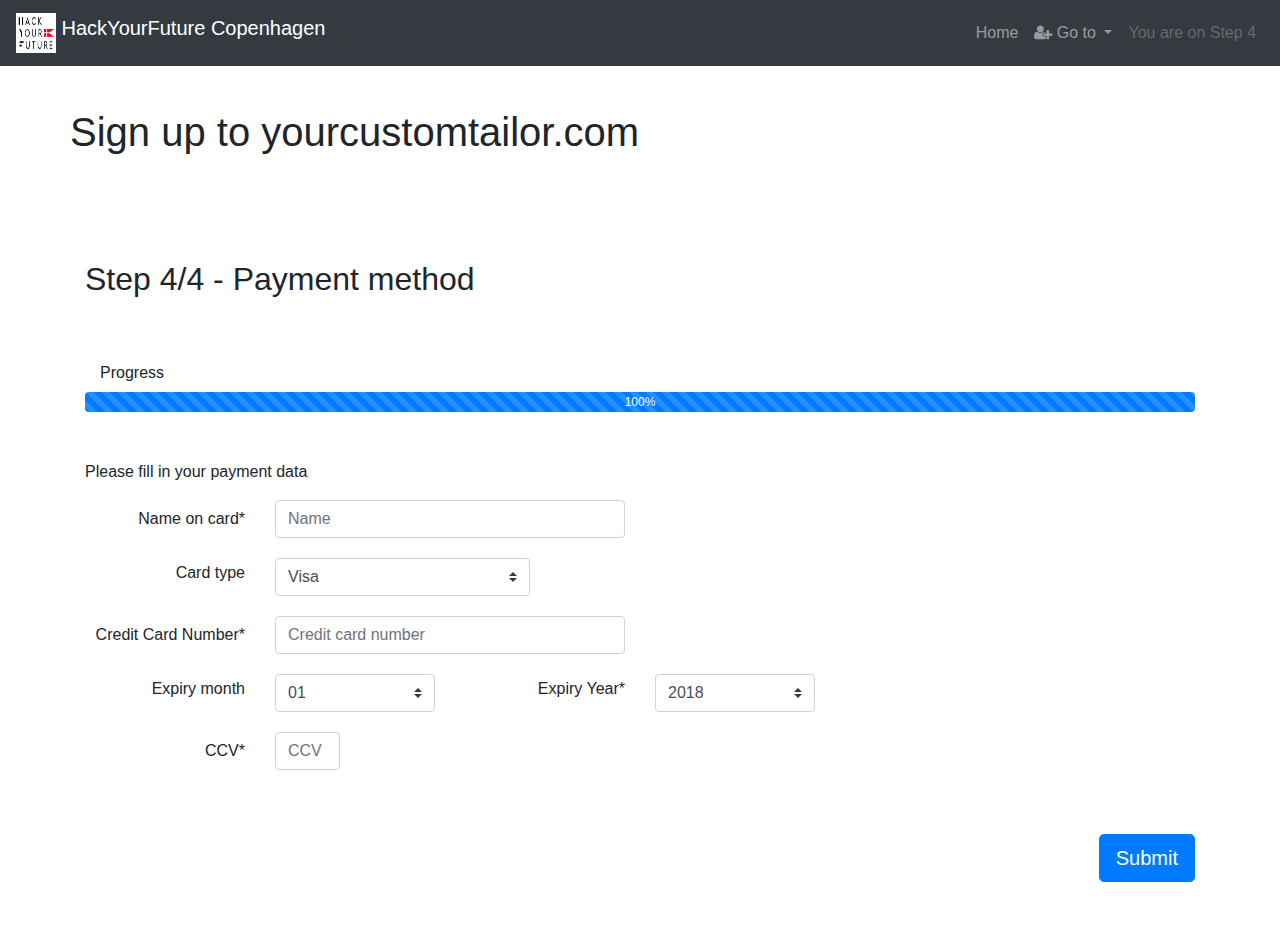
<file: step4.html>
<!DOCTYPE html>
<html lang="en">
  <head>
    <!-- Required meta tags -->
    <meta charset="utf-8">
    <meta name="viewport" content="width=device-width, initial-scale=1, shrink-to-fit=no">

    <!-- Bootstrap CSS -->
    <link rel="stylesheet" href="https://maxcdn.bootstrapcdn.com/bootstrap/4.0.0/css/bootstrap.min.css" integrity="sha384-Gn5384xqQ1aoWXA+058RXPxPg6fy4IWvTNh0E263XmFcJlSAwiGgFAW/dAiS6JXm" crossorigin="anonymous">
    <link rel="stylesheet" href="https://cdnjs.cloudflare.com/ajax/libs/font-awesome/4.7.0/css/font-awesome.min.css">
    <link rel="stylesheet" href="css/style.css">
    <title>Homework Week 3 </title>
  </head>


<body onload="move(75,100)">
  
  <!--   Navigation buttons and the logo  -->
  <nav class="navbar navbar-expand-sm bg-dark navbar-dark fixed-top">
    <a class="navbar-brand" href="index.html"><img src="img/hackyourfuture.png" width="40" height="40" class="d-inline-block align-top" alt="hack your future logo"> HackYourFuture Copenhagen</a>
    <button class="navbar-toggler" type="button" data-toggle="collapse" data-target="#navbarSupportedContent" aria-controls="navbarSupportedContent" aria-expanded="false" aria-label="Toggle navigation">
      <span class="navbar-toggler-icon"></span>
    </button>
  
    <div class="collapse navbar-collapse justify-content-end" id="navbarSupportedContent">
      <ul class="navbar-nav">
        <li class="nav-item">
          <a class="nav-link" href="index.html">Home</a>
        </li>
        <li class="nav-item dropdown">
          <a class="nav-link dropdown-toggle" href="#" id="navbarDropdown" role="button" data-toggle="dropdown" aria-haspopup="true" aria-expanded="false">
            <i class="fa fa-user-plus"></i> Go to 
          </a>
          <div class="dropdown-menu dropdown-menu-right" aria-labelledby="navbarDropdown">
            <a class="dropdown-item" href="step1.html">Step 1</a>
            <a class="dropdown-item" href="step2.html">Step 2</a>
            <a class="dropdown-item" href="step3.html">Step 3</a>
            <a class="dropdown-item active" href="step4.html">Step 4</a>
          </div>
        </li>
        <li class="nav-item">
          <a class="nav-link disabled" href="#"> You are on Step 4</a>
        </li>
      </ul>
    </div>
  </nav>
  
  <!--  Main Container  -->
  <main class="container">

    <!--  Header section  -->
    <header class="row">
      <h1 class="pt-5 pb-5">Sign up to yourcustomtailor.com</h1>
    </header>
    

    <section class="row">
      <div class="col-sm-12">
        <h2 class="pt-5 pb-5">Step 4/4 - Payment method</h2>
              
        <!--  Progress bar section  -->
        <div class="row pb-5">
          <div class="col">
            <label class="col-sm-2 col-form-label text-left">Progress</label>
            <div class="progress" style="height: 20px;">
              <div class="progress-bar progress-bar-striped progress-bar-animated" id="ProgressBar" role="progressbar" aria-valuenow="100" aria-valuemin="0" aria-valuemax="100">100%</div>
            </div>
          </div>
        </div>
      
        <!--  step 4 form   -->  
        <form id="form4" action="last.html">
          <p>Please fill in your payment data</p>
          <div class="form-group row">
            <label for="name" class="col-sm-2 col-form-label text-right">Name on card*</label>
            <div class="col-sm-4">
              <input type="text" class="form-control" id="name" placeholder="Name" required>
            </div>
          </div>
      
          <div class="form-group row">
            <label for="cardtype" class="col-sm-2 col-form-label text-right">Card type</label>
            <div class="col-sm-3">
              <select class="custom-select my-1 mr-sm-2" id="cardtype">
                <option value="dk" selected>Visa</option>
                <option value="de">Mastercard</option>
                <option value="no">American Express</option>
                <option value="se">Discover</option>
              </select>
            </div>
          </div>

          <div class="form-group row">
            <label for="creditcardnumber" class="col-sm-2 col-form-label text-right">Credit Card Number*</label>
            <div class="col-sm-4">
              <input type="text" class="form-control" id="creditcardnumber" placeholder="Credit card number" required pattern="[0-9]{16}">
            </div>  
          </div>
          
          <div class="form-group row">
            <label for="expirymonth" class="col-sm-2 col-form-label text-right">Expiry month</label>
              <div class="col-4 col-sm-2">
                <select class="custom-select my-1 mr-sm-1" id="expirymonth">
                  <option value="01" selected>01</option>
                  <option value="02">02</option>
                  <option value="03">03</option>
                  <option value="04">04</option>
                  <option value="05">05</option>
                  <option value="06">06</option>
                  <option value="07">07</option>
                  <option value="08">08</option>
                  <option value="09">09</option>
                  <option value="10">10</option>
                  <option value="11">11</option>
                  <option value="12">12</option>
                </select>
              </div>
              <label for="expyear" class="col-sm-2 col-form-label text-right">Expiry Year*</label>
              <div class="col-4 col-sm-2">
                <select class="custom-select my-1 mr-sm-1" id="expyear">
                  <option value="2018" selected>2018</option>
                  <option value="2019">2019</option>
                  <option value="2020">2020</option>
                  <option value="2021">2021</option>
                  <option value="2022">2022</option>
                  <option value="2023">2023</option>
                  <option value="2024">2024</option>
                </select>
              </div>
            </div>

            <div class="form-group row">
              <label for="ccvnumber" class="col-sm-2 col-form-label text-right">CCV*</label>
              <div class="col-4 col-sm-1">
                <input type="text" class="form-control" id="ccvnumber" placeholder="CCV" required pattern="[0-9]{3}">
              </div>
            </div>
          
          <div class="d-flex justify-content-end pt-5 pb-5">
                <button type="submit" class="btn btn-primary btn-lg">Submit</button>            
          </div>
        
        </form>
      </div>  
    </section>      
        
  </main>

  <!-- Optional JavaScript -->
  <!-- jQuery first, then Popper.js, then Bootstrap JS -->
  <script src="https://code.jquery.com/jquery-3.2.1.slim.min.js" integrity="sha384-KJ3o2DKtIkvYIK3UENzmM7KCkRr/rE9/Qpg6aAZGJwFDMVNA/GpGFF93hXpG5KkN" crossorigin="anonymous"></script>
  <script src="https://cdnjs.cloudflare.com/ajax/libs/popper.js/1.12.9/umd/popper.min.js" integrity="sha384-ApNbgh9B+Y1QKtv3Rn7W3mgPxhU9K/ScQsAP7hUibX39j7fakFPskvXusvfa0b4Q" crossorigin="anonymous"></script>
  <script src="https://maxcdn.bootstrapcdn.com/bootstrap/4.0.0/js/bootstrap.min.js" integrity="sha384-JZR6Spejh4U02d8jOt6vLEHfe/JQGiRRSQQxSfFWpi1MquVdAyjUar5+76PVCmYl" crossorigin="anonymous"></script>

  <!--  Progress Bar Script -->
  <script src="js/main.js"></script>

</body>
</html>
</file>
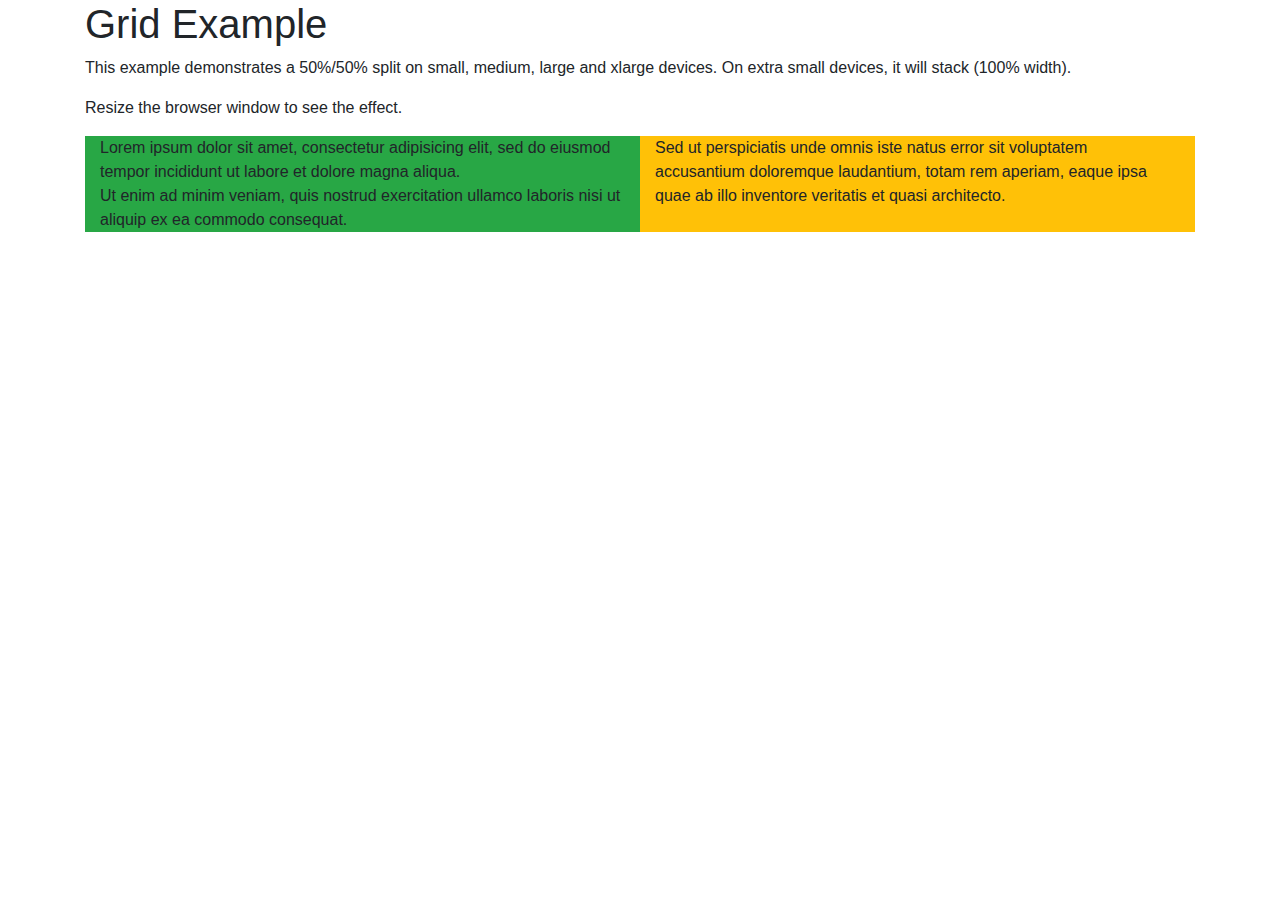
<file: img/Tryit Editor v3.5_files/saved_resource(1).html>
<!DOCTYPE html>
<!-- saved from url=(0091)https://www.w3schools.com/bootstrap4/tryit.asp?filename=trybs_grid_stacked_to_hor&stacked=h -->
<html lang="en"><head><meta http-equiv="Content-Type" content="text/html; charset=windows-1252">
  <title>Bootstrap Example</title>
  
  <meta name="viewport" content="width=device-width, initial-scale=1">
  <link rel="stylesheet" href="./bootstrap.min.css">
  <script src="./jquery.min.js"></script>
  <script src="./popper.min.js"></script>
  <script src="./bootstrap.min.js"></script>
</head>
<body>

<div class="container">
  <h1>Grid Example</h1>
  <p>This example demonstrates a 50%/50% split on small, medium, large and xlarge devices. On extra small devices, it will stack (100% width).</p>      
  <p>Resize the browser window to see the effect.</p> 
  <div class="container">     
    <div class="row">
      <div class="col-sm-6 bg-success">
        Lorem ipsum dolor sit amet, consectetur adipisicing elit, sed do eiusmod tempor incididunt ut labore et dolore magna aliqua.<br>
        Ut enim ad minim veniam, quis nostrud exercitation ullamco laboris nisi ut aliquip ex ea commodo consequat.
      </div>
      <div class="col-sm-6 bg-warning">
        Sed ut perspiciatis unde omnis iste natus error sit voluptatem accusantium doloremque laudantium, totam rem aperiam, eaque ipsa quae ab illo inventore veritatis et quasi architecto.    
      </div>
    </div>
  </div>
</div>
    


</body></html>
</file>
<file: css/style.css>
.thumbnail {
  position: relative;
}
.caption {
  position: absolute;
  top: 45%;
  left: 0;
  width: 100%;
  color: white;
}
.jumbotron-fluid a {
  color: white;
}


.checkmark {
  height: 30px;
  width: 30px;
}
.radiomark {
  height: 20px;
  width: 20px;
}
header {
  padding-top: 60px;
}


@media (max-width: 600px) {
  .text-right  {
    text-align: left !important;
  }
}
</file>
